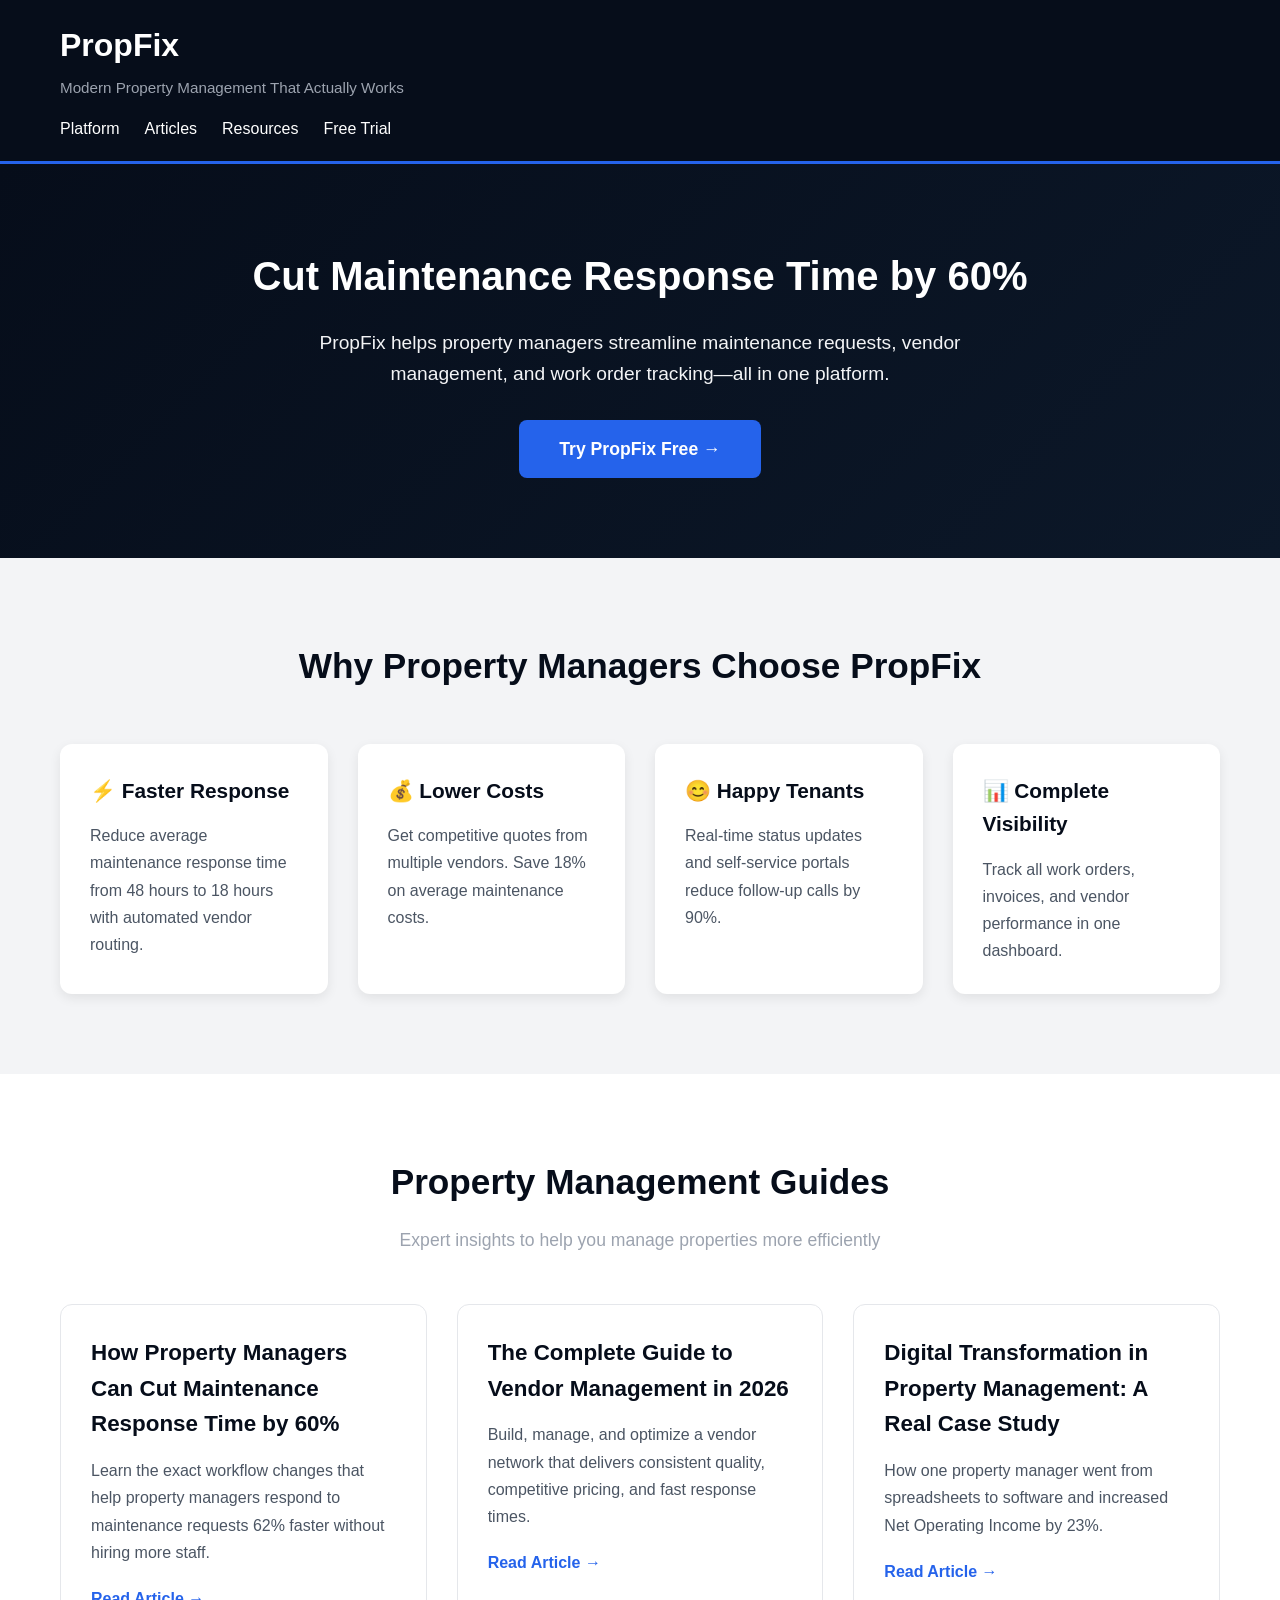
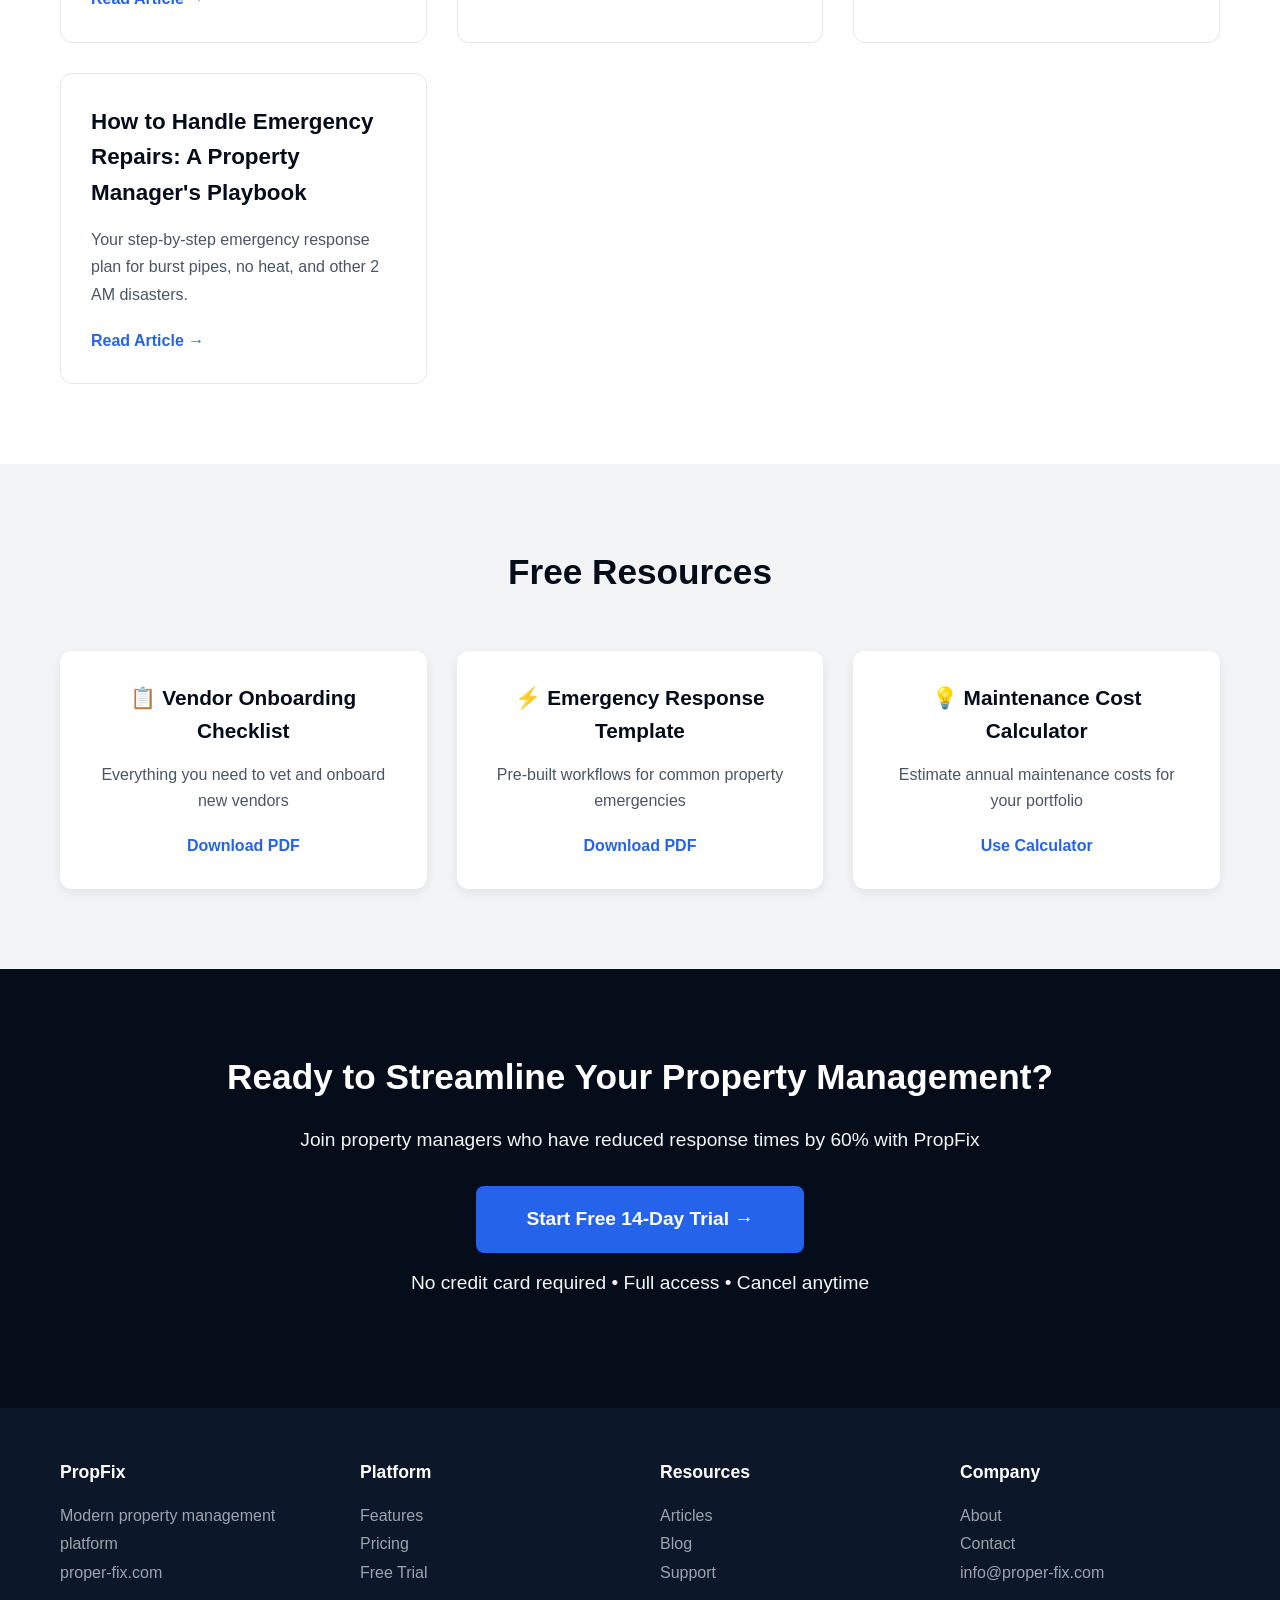
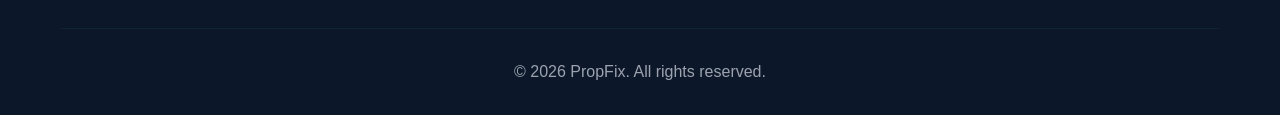
<file: index.html>
<!DOCTYPE html>
<html lang="en">
<head>
    <meta charset="UTF-8">
    <meta name="viewport" content="width=device-width, initial-scale=1.0">
    <meta name="description" content="PropFix - Modern property management platform. Streamline maintenance requests, vendor management, and work orders. Reduce response time by 60%.">
    <meta name="keywords" content="property management, maintenance management, vendor management, work orders, PropFix, real estate software">
    <title>PropFix - Property Management Platform | Resources & Guides</title>
    <link rel="stylesheet" href="css/style.css">
</head>
<body>
    <header>
        <div class="container">
            <h1>PropFix</h1>
            <p class="tagline">Modern Property Management That Actually Works</p>
            <nav>
                <a href="https://proper-fix.com">Platform</a>
                <a href="#articles">Articles</a>
                <a href="#resources">Resources</a>
                <a href="https://proper-fix.com/trial">Free Trial</a>
            </nav>
        </div>
    </header>

    <section class="hero">
        <div class="container">
            <h2>Cut Maintenance Response Time by 60%</h2>
            <p>PropFix helps property managers streamline maintenance requests, vendor management, and work order tracking—all in one platform.</p>
            <a href="https://proper-fix.com" class="cta-button">Try PropFix Free →</a>
        </div>
    </section>

    <section id="features" class="features">
        <div class="container">
            <h2>Why Property Managers Choose PropFix</h2>
            <div class="feature-grid">
                <div class="feature">
                    <h3>⚡ Faster Response</h3>
                    <p>Reduce average maintenance response time from 48 hours to 18 hours with automated vendor routing.</p>
                </div>
                <div class="feature">
                    <h3>💰 Lower Costs</h3>
                    <p>Get competitive quotes from multiple vendors. Save 18% on average maintenance costs.</p>
                </div>
                <div class="feature">
                    <h3>😊 Happy Tenants</h3>
                    <p>Real-time status updates and self-service portals reduce follow-up calls by 90%.</p>
                </div>
                <div class="feature">
                    <h3>📊 Complete Visibility</h3>
                    <p>Track all work orders, invoices, and vendor performance in one dashboard.</p>
                </div>
            </div>
        </div>
    </section>

    <section id="articles" class="articles">
        <div class="container">
            <h2>Property Management Guides</h2>
            <p class="section-intro">Expert insights to help you manage properties more efficiently</p>
            
            <div class="article-grid">
                <article class="article-card">
                    <h3><a href="articles/response-time.html">How Property Managers Can Cut Maintenance Response Time by 60%</a></h3>
                    <p>Learn the exact workflow changes that help property managers respond to maintenance requests 62% faster without hiring more staff.</p>
                    <a href="articles/response-time.html" class="read-more">Read Article →</a>
                </article>

                <article class="article-card">
                    <h3><a href="articles/vendor-management.html">The Complete Guide to Vendor Management in 2026</a></h3>
                    <p>Build, manage, and optimize a vendor network that delivers consistent quality, competitive pricing, and fast response times.</p>
                    <a href="articles/vendor-management.html" class="read-more">Read Article →</a>
                </article>

                <article class="article-card">
                    <h3><a href="articles/digital-transformation.html">Digital Transformation in Property Management: A Real Case Study</a></h3>
                    <p>How one property manager went from spreadsheets to software and increased Net Operating Income by 23%.</p>
                    <a href="articles/digital-transformation.html" class="read-more">Read Article →</a>
                </article>

                <article class="article-card">
                    <h3><a href="articles/emergency-repairs.html">How to Handle Emergency Repairs: A Property Manager's Playbook</a></h3>
                    <p>Your step-by-step emergency response plan for burst pipes, no heat, and other 2 AM disasters.</p>
                    <a href="articles/emergency-repairs.html" class="read-more">Read Article →</a>
                </article>
            </div>
        </div>
    </section>

    <section id="resources" class="resources">
        <div class="container">
            <h2>Free Resources</h2>
            <div class="resource-grid">
                <div class="resource">
                    <h3>📋 Vendor Onboarding Checklist</h3>
                    <p>Everything you need to vet and onboard new vendors</p>
                    <a href="https://proper-fix.com/resources/vendor-checklist">Download PDF</a>
                </div>
                <div class="resource">
                    <h3>⚡ Emergency Response Template</h3>
                    <p>Pre-built workflows for common property emergencies</p>
                    <a href="https://proper-fix.com/resources/emergency-template">Download PDF</a>
                </div>
                <div class="resource">
                    <h3>💡 Maintenance Cost Calculator</h3>
                    <p>Estimate annual maintenance costs for your portfolio</p>
                    <a href="https://proper-fix.com/tools/cost-calculator">Use Calculator</a>
                </div>
            </div>
        </div>
    </section>

    <section class="cta-section">
        <div class="container">
            <h2>Ready to Streamline Your Property Management?</h2>
            <p>Join property managers who have reduced response times by 60% with PropFix</p>
            <a href="https://proper-fix.com/trial" class="cta-button-large">Start Free 14-Day Trial →</a>
            <p class="cta-note">No credit card required • Full access • Cancel anytime</p>
        </div>
    </section>

    <footer>
        <div class="container">
            <div class="footer-content">
                <div class="footer-section">
                    <h4>PropFix</h4>
                    <p>Modern property management platform</p>
                    <p><a href="https://proper-fix.com">proper-fix.com</a></p>
                </div>
                <div class="footer-section">
                    <h4>Platform</h4>
                    <ul>
                        <li><a href="https://proper-fix.com/features">Features</a></li>
                        <li><a href="https://proper-fix.com/pricing">Pricing</a></li>
                        <li><a href="https://proper-fix.com/trial">Free Trial</a></li>
                    </ul>
                </div>
                <div class="footer-section">
                    <h4>Resources</h4>
                    <ul>
                        <li><a href="#articles">Articles</a></li>
                        <li><a href="https://proper-fix.com/blog">Blog</a></li>
                        <li><a href="https://proper-fix.com/support">Support</a></li>
                    </ul>
                </div>
                <div class="footer-section">
                    <h4>Company</h4>
                    <ul>
                        <li><a href="https://proper-fix.com/about">About</a></li>
                        <li><a href="https://proper-fix.com/contact">Contact</a></li>
                        <li><a href="mailto:info@proper-fix.com">info@proper-fix.com</a></li>
                    </ul>
                </div>
            </div>
            <div class="footer-bottom">
                <p>&copy; 2026 PropFix. All rights reserved.</p>
            </div>
        </div>
    </footer>
</body>
</html>
</file>
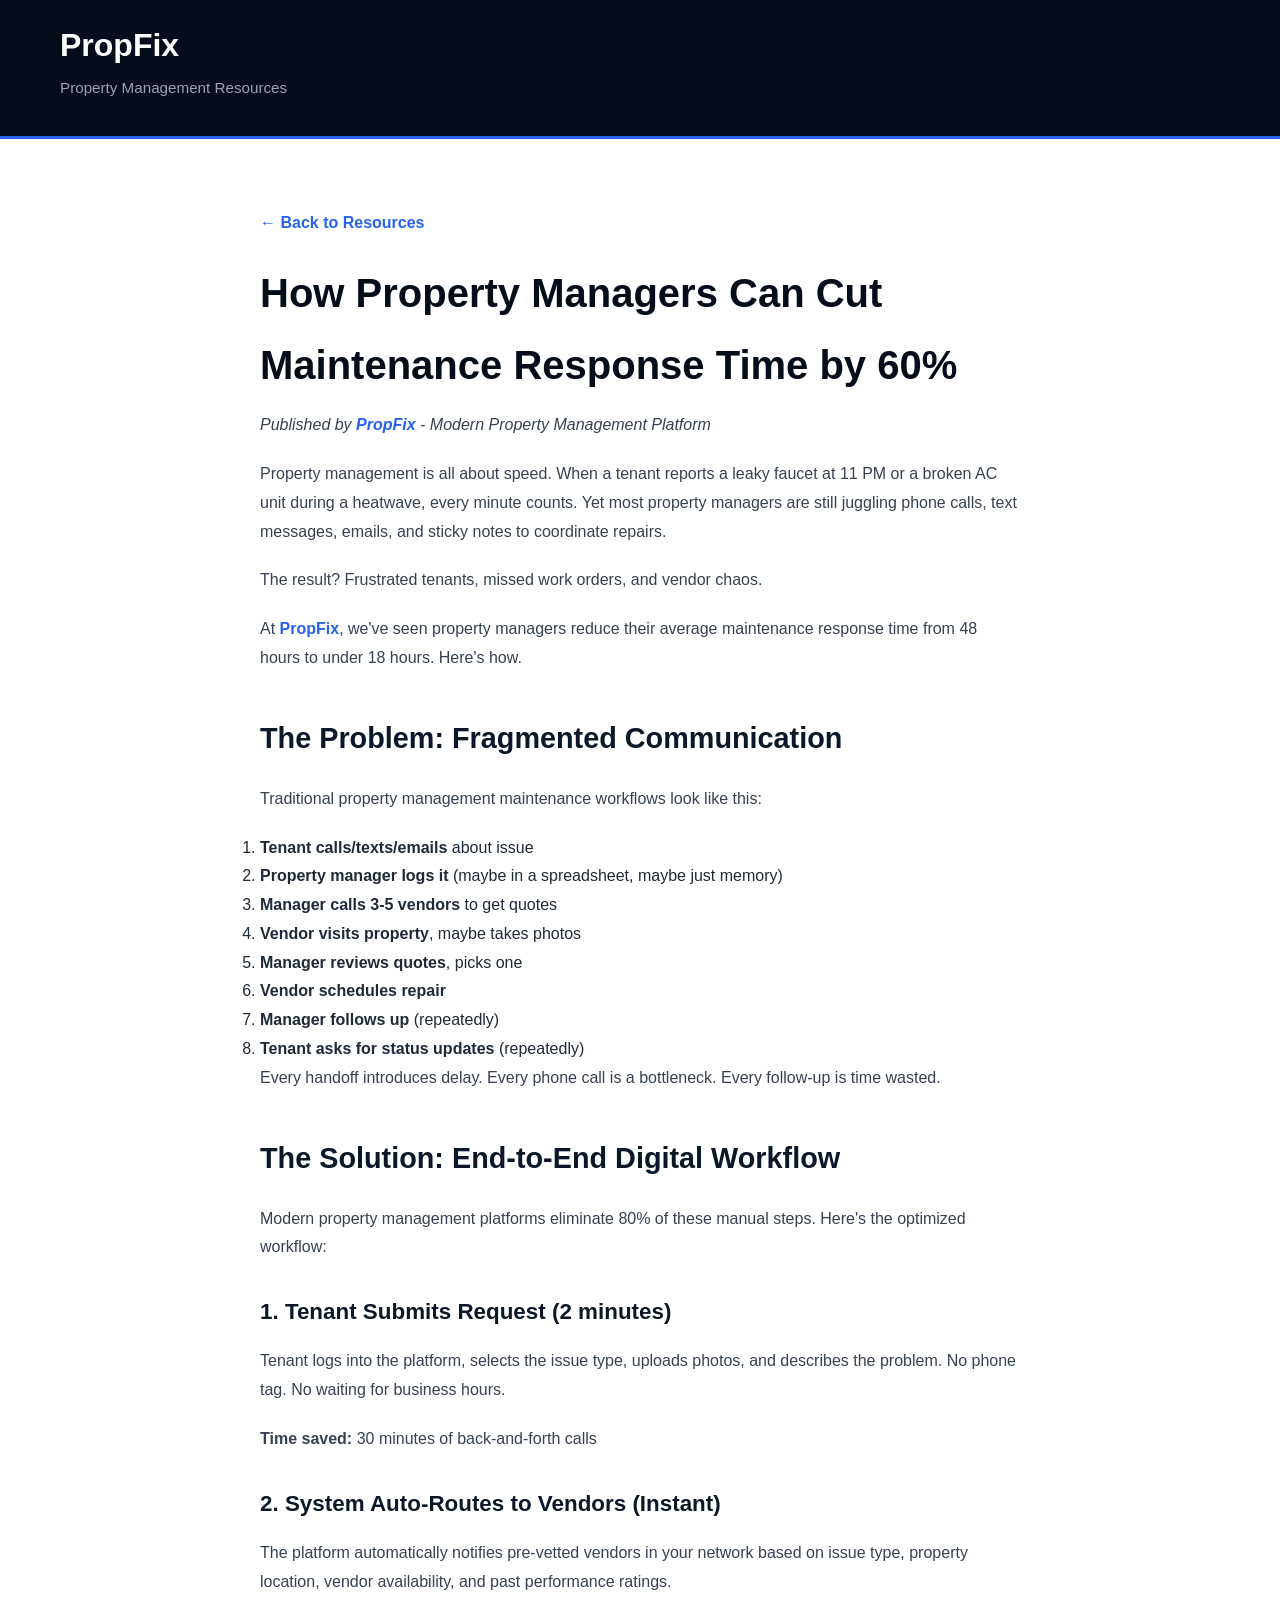
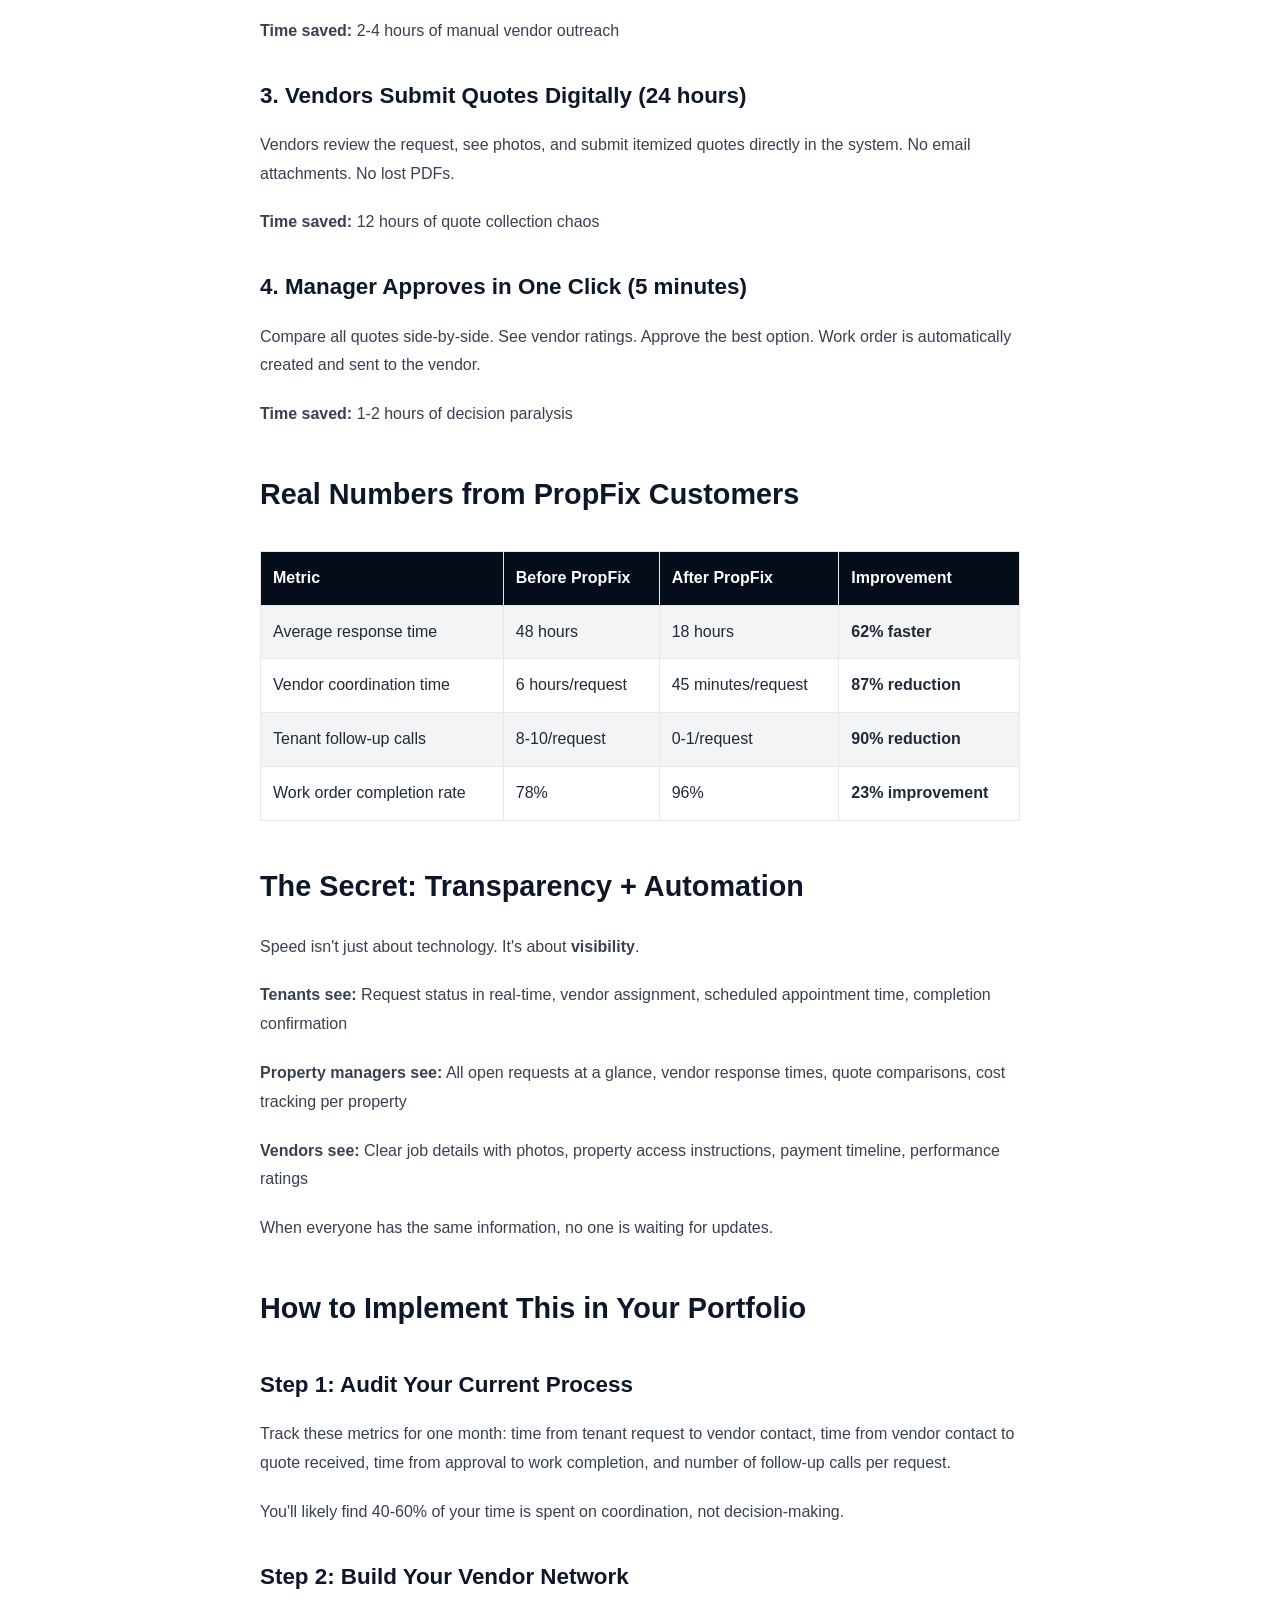
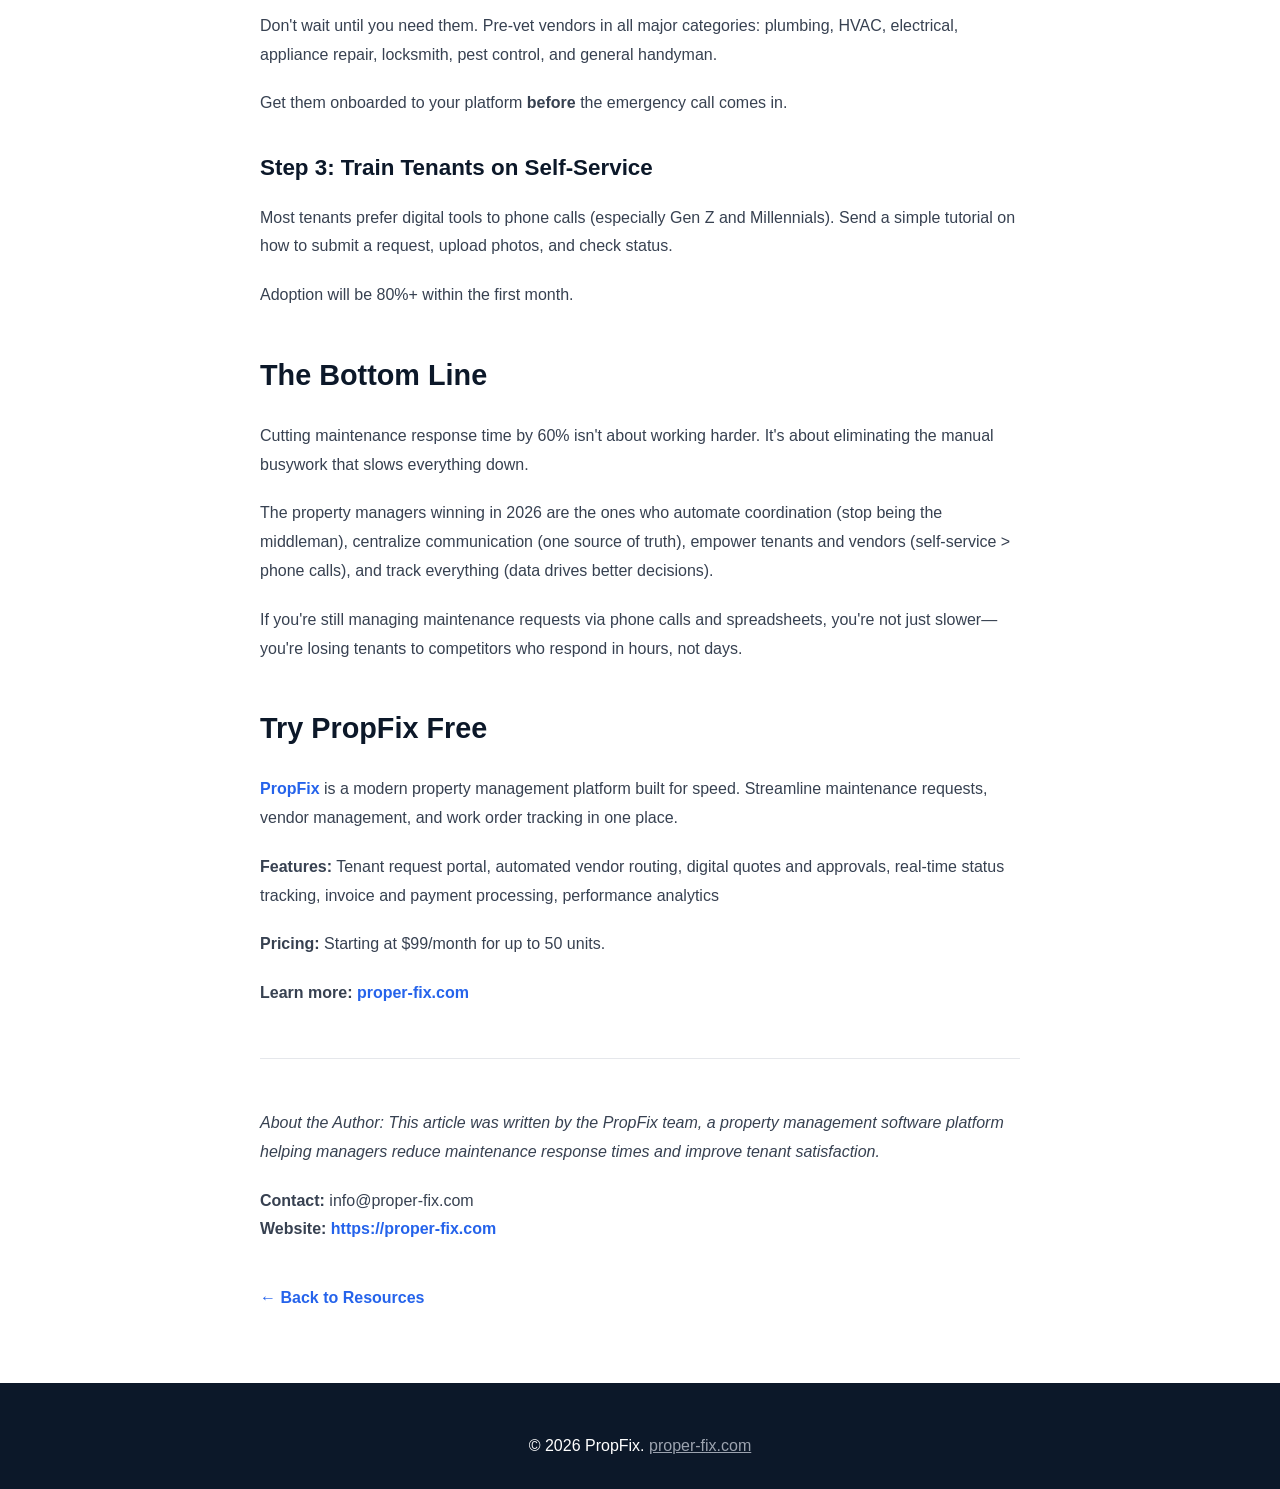
<file: articles/response-time.html>
<!DOCTYPE html>
<html lang="en">
<head>
    <meta charset="UTF-8">
    <meta name="viewport" content="width=device-width, initial-scale=1.0">
    <meta name="description" content="Learn how property managers can reduce maintenance response time from 48 hours to 18 hours with digital workflows and automation.">
    <title>How Property Managers Can Cut Maintenance Response Time by 60% | PropFix</title>
    <link rel="stylesheet" href="../css/style.css">
    <style>
        article.content {
            max-width: 800px;
            margin: 50px auto;
            padding: 0 20px;
            line-height: 1.8;
        }
        article.content h1 {
            font-size: 2.5rem;
            margin-bottom: 10px;
            color: var(--navy-dark);
        }
        article.content h2 {
            font-size: 1.8rem;
            margin: 40px 0 20px;
            color: var(--navy-mid);
        }
        article.content h3 {
            font-size: 1.4rem;
            margin: 30px 0 15px;
            color: var(--navy-mid);
        }
        article.content p {
            margin-bottom: 20px;
            color: #374151;
        }
        article.content a {
            color: var(--blue-accent);
            text-decoration: none;
            font-weight: 600;
        }
        article.content a:hover {
            text-decoration: underline;
        }
        article.content table {
            width: 100%;
            border-collapse: collapse;
            margin: 30px 0;
        }
        article.content th, article.content td {
            padding: 12px;
            text-align: left;
            border: 1px solid #e5e7eb;
        }
        article.content th {
            background: var(--navy-dark);
            color: white;
            font-weight: 600;
        }
        article.content tr:nth-child(even) {
            background: var(--gray-light);
        }
        .back-link {
            display: inline-block;
            margin: 20px 0;
            color: var(--blue-accent);
            text-decoration: none;
        }
        .back-link:hover {
            text-decoration: underline;
        }
    </style>
</head>
<body>
    <header>
        <div class="container">
            <h1><a href="../index.html" style="color:white;text-decoration:none;">PropFix</a></h1>
            <p class="tagline">Property Management Resources</p>
        </div>
    </header>

    <article class="content">
        <a href="../index.html" class="back-link">← Back to Resources</a>
        
        <h1>How Property Managers Can Cut Maintenance Response Time by 60%</h1>
        <p><em>Published by <a href="https://proper-fix.com">PropFix</a> - Modern Property Management Platform</em></p>

        <p>Property management is all about speed. When a tenant reports a leaky faucet at 11 PM or a broken AC unit during a heatwave, every minute counts. Yet most property managers are still juggling phone calls, text messages, emails, and sticky notes to coordinate repairs.</p>

        <p>The result? Frustrated tenants, missed work orders, and vendor chaos.</p>

        <p>At <strong><a href="https://proper-fix.com">PropFix</a></strong>, we've seen property managers reduce their average maintenance response time from 48 hours to under 18 hours. Here's how.</p>

        <h2>The Problem: Fragmented Communication</h2>

        <p>Traditional property management maintenance workflows look like this:</p>

        <ol>
            <li><strong>Tenant calls/texts/emails</strong> about issue</li>
            <li><strong>Property manager logs it</strong> (maybe in a spreadsheet, maybe just memory)</li>
            <li><strong>Manager calls 3-5 vendors</strong> to get quotes</li>
            <li><strong>Vendor visits property</strong>, maybe takes photos</li>
            <li><strong>Manager reviews quotes</strong>, picks one</li>
            <li><strong>Vendor schedules repair</strong></li>
            <li><strong>Manager follows up</strong> (repeatedly)</li>
            <li><strong>Tenant asks for status updates</strong> (repeatedly)</li>
        </ol>

        <p>Every handoff introduces delay. Every phone call is a bottleneck. Every follow-up is time wasted.</p>

        <h2>The Solution: End-to-End Digital Workflow</h2>

        <p>Modern property management platforms eliminate 80% of these manual steps. Here's the optimized workflow:</p>

        <h3>1. Tenant Submits Request (2 minutes)</h3>
        <p>Tenant logs into the platform, selects the issue type, uploads photos, and describes the problem. No phone tag. No waiting for business hours.</p>
        <p><strong>Time saved:</strong> 30 minutes of back-and-forth calls</p>

        <h3>2. System Auto-Routes to Vendors (Instant)</h3>
        <p>The platform automatically notifies pre-vetted vendors in your network based on issue type, property location, vendor availability, and past performance ratings.</p>
        <p><strong>Time saved:</strong> 2-4 hours of manual vendor outreach</p>

        <h3>3. Vendors Submit Quotes Digitally (24 hours)</h3>
        <p>Vendors review the request, see photos, and submit itemized quotes directly in the system. No email attachments. No lost PDFs.</p>
        <p><strong>Time saved:</strong> 12 hours of quote collection chaos</p>

        <h3>4. Manager Approves in One Click (5 minutes)</h3>
        <p>Compare all quotes side-by-side. See vendor ratings. Approve the best option. Work order is automatically created and sent to the vendor.</p>
        <p><strong>Time saved:</strong> 1-2 hours of decision paralysis</p>

        <h2>Real Numbers from PropFix Customers</h2>

        <table>
            <tr>
                <th>Metric</th>
                <th>Before PropFix</th>
                <th>After PropFix</th>
                <th>Improvement</th>
            </tr>
            <tr>
                <td>Average response time</td>
                <td>48 hours</td>
                <td>18 hours</td>
                <td><strong>62% faster</strong></td>
            </tr>
            <tr>
                <td>Vendor coordination time</td>
                <td>6 hours/request</td>
                <td>45 minutes/request</td>
                <td><strong>87% reduction</strong></td>
            </tr>
            <tr>
                <td>Tenant follow-up calls</td>
                <td>8-10/request</td>
                <td>0-1/request</td>
                <td><strong>90% reduction</strong></td>
            </tr>
            <tr>
                <td>Work order completion rate</td>
                <td>78%</td>
                <td>96%</td>
                <td><strong>23% improvement</strong></td>
            </tr>
        </table>

        <h2>The Secret: Transparency + Automation</h2>

        <p>Speed isn't just about technology. It's about <strong>visibility</strong>.</p>

        <p><strong>Tenants see:</strong> Request status in real-time, vendor assignment, scheduled appointment time, completion confirmation</p>

        <p><strong>Property managers see:</strong> All open requests at a glance, vendor response times, quote comparisons, cost tracking per property</p>

        <p><strong>Vendors see:</strong> Clear job details with photos, property access instructions, payment timeline, performance ratings</p>

        <p>When everyone has the same information, no one is waiting for updates.</p>

        <h2>How to Implement This in Your Portfolio</h2>

        <h3>Step 1: Audit Your Current Process</h3>
        <p>Track these metrics for one month: time from tenant request to vendor contact, time from vendor contact to quote received, time from approval to work completion, and number of follow-up calls per request.</p>

        <p>You'll likely find 40-60% of your time is spent on coordination, not decision-making.</p>

        <h3>Step 2: Build Your Vendor Network</h3>
        <p>Don't wait until you need them. Pre-vet vendors in all major categories: plumbing, HVAC, electrical, appliance repair, locksmith, pest control, and general handyman.</p>

        <p>Get them onboarded to your platform <strong>before</strong> the emergency call comes in.</p>

        <h3>Step 3: Train Tenants on Self-Service</h3>
        <p>Most tenants prefer digital tools to phone calls (especially Gen Z and Millennials). Send a simple tutorial on how to submit a request, upload photos, and check status.</p>

        <p>Adoption will be 80%+ within the first month.</p>

        <h2>The Bottom Line</h2>

        <p>Cutting maintenance response time by 60% isn't about working harder. It's about eliminating the manual busywork that slows everything down.</p>

        <p>The property managers winning in 2026 are the ones who automate coordination (stop being the middleman), centralize communication (one source of truth), empower tenants and vendors (self-service > phone calls), and track everything (data drives better decisions).</p>

        <p>If you're still managing maintenance requests via phone calls and spreadsheets, you're not just slower—you're losing tenants to competitors who respond in hours, not days.</p>

        <h2>Try PropFix Free</h2>

        <p><strong><a href="https://proper-fix.com">PropFix</a></strong> is a modern property management platform built for speed. Streamline maintenance requests, vendor management, and work order tracking in one place.</p>

        <p><strong>Features:</strong> Tenant request portal, automated vendor routing, digital quotes and approvals, real-time status tracking, invoice and payment processing, performance analytics</p>

        <p><strong>Pricing:</strong> Starting at $99/month for up to 50 units.</p>

        <p><strong>Learn more:</strong> <a href="https://proper-fix.com">proper-fix.com</a></p>

        <hr style="margin: 50px 0; border: none; border-top: 1px solid #e5e7eb;">

        <p><em>About the Author: This article was written by the PropFix team, a property management software platform helping managers reduce maintenance response times and improve tenant satisfaction.</em></p>

        <p><strong>Contact:</strong> info@proper-fix.com<br>
        <strong>Website:</strong> <a href="https://proper-fix.com">https://proper-fix.com</a></p>

        <a href="../index.html" class="back-link">← Back to Resources</a>
    </article>

    <footer>
        <div class="container">
            <p style="text-align:center;">© 2026 PropFix. <a href="https://proper-fix.com" style="color:#9ca3af;">proper-fix.com</a></p>
        </div>
    </footer>
</body>
</html>
</file>
<file: css/style.css>
/* PropFix GitHub Pages Stylesheet */

* {
    margin: 0;
    padding: 0;
    box-sizing: border-box;
}

:root {
    --navy-dark: #060d1a;
    --navy-mid: #0c1829;
    --navy-light: #112236;
    --blue-accent: #2563eb;
    --white: #ffffff;
    --gray-light: #f3f4f6;
    --gray-mid: #9ca3af;
}

body {
    font-family: 'DM Sans', -apple-system, BlinkMacSystemFont, 'Segoe UI', Roboto, sans-serif;
    line-height: 1.6;
    color: #1f2937;
    background: var(--white);
}

.container {
    max-width: 1200px;
    margin: 0 auto;
    padding: 0 20px;
}

/* Header */
header {
    background: var(--navy-dark);
    color: var(--white);
    padding: 20px 0;
    border-bottom: 3px solid var(--blue-accent);
}

header h1 {
    font-size: 2rem;
    font-weight: 700;
    margin-bottom: 5px;
}

header .tagline {
    font-size: 0.95rem;
    color: var(--gray-mid);
    margin-bottom: 15px;
}

nav {
    display: flex;
    gap: 25px;
}

nav a {
    color: var(--white);
    text-decoration: none;
    font-weight: 500;
    transition: color 0.3s;
}

nav a:hover {
    color: var(--blue-accent);
}

/* Hero Section */
.hero {
    background: linear-gradient(135deg, var(--navy-dark) 0%, var(--navy-mid) 100%);
    color: var(--white);
    padding: 80px 0;
    text-align: center;
}

.hero h2 {
    font-size: 2.5rem;
    margin-bottom: 20px;
    font-weight: 700;
}

.hero p {
    font-size: 1.2rem;
    margin-bottom: 30px;
    max-width: 700px;
    margin-left: auto;
    margin-right: auto;
    color: var(--gray-light);
}

.cta-button {
    display: inline-block;
    background: var(--blue-accent);
    color: var(--white);
    padding: 15px 40px;
    border-radius: 8px;
    text-decoration: none;
    font-weight: 600;
    font-size: 1.1rem;
    transition: transform 0.2s, box-shadow 0.2s;
}

.cta-button:hover {
    transform: translateY(-2px);
    box-shadow: 0 10px 25px rgba(37, 99, 235, 0.3);
}

/* Features */
.features {
    padding: 80px 0;
    background: var(--gray-light);
}

.features h2 {
    text-align: center;
    font-size: 2.2rem;
    margin-bottom: 50px;
    color: var(--navy-dark);
}

.feature-grid {
    display: grid;
    grid-template-columns: repeat(auto-fit, minmax(250px, 1fr));
    gap: 30px;
}

.feature {
    background: white;
    padding: 30px;
    border-radius: 12px;
    box-shadow: 0 4px 12px rgba(0,0,0,0.08);
}

.feature h3 {
    font-size: 1.3rem;
    margin-bottom: 15px;
    color: var(--navy-dark);
}

.feature p {
    color: #4b5563;
    line-height: 1.7;
}

/* Articles Section */
.articles {
    padding: 80px 0;
}

.articles h2 {
    text-align: center;
    font-size: 2.2rem;
    margin-bottom: 15px;
    color: var(--navy-dark);
}

.section-intro {
    text-align: center;
    font-size: 1.1rem;
    color: var(--gray-mid);
    margin-bottom: 50px;
}

.article-grid {
    display: grid;
    grid-template-columns: repeat(auto-fit, minmax(300px, 1fr));
    gap: 30px;
}

.article-card {
    background: white;
    border: 1px solid #e5e7eb;
    border-radius: 12px;
    padding: 30px;
    transition: transform 0.2s, box-shadow 0.2s;
}

.article-card:hover {
    transform: translateY(-5px);
    box-shadow: 0 10px 25px rgba(0,0,0,0.1);
}

.article-card h3 {
    font-size: 1.4rem;
    margin-bottom: 15px;
}

.article-card h3 a {
    color: var(--navy-dark);
    text-decoration: none;
}

.article-card h3 a:hover {
    color: var(--blue-accent);
}

.article-card p {
    color: #4b5563;
    margin-bottom: 20px;
    line-height: 1.7;
}

.read-more {
    color: var(--blue-accent);
    text-decoration: none;
    font-weight: 600;
}

.read-more:hover {
    text-decoration: underline;
}

/* Resources */
.resources {
    padding: 80px 0;
    background: var(--gray-light);
}

.resources h2 {
    text-align: center;
    font-size: 2.2rem;
    margin-bottom: 50px;
    color: var(--navy-dark);
}

.resource-grid {
    display: grid;
    grid-template-columns: repeat(auto-fit, minmax(280px, 1fr));
    gap: 30px;
}

.resource {
    background: white;
    padding: 30px;
    border-radius: 12px;
    text-align: center;
    box-shadow: 0 4px 12px rgba(0,0,0,0.08);
}

.resource h3 {
    font-size: 1.3rem;
    margin-bottom: 15px;
    color: var(--navy-dark);
}

.resource p {
    color: #4b5563;
    margin-bottom: 20px;
}

.resource a {
    color: var(--blue-accent);
    text-decoration: none;
    font-weight: 600;
}

.resource a:hover {
    text-decoration: underline;
}

/* CTA Section */
.cta-section {
    background: var(--navy-dark);
    color: var(--white);
    padding: 80px 0;
    text-align: center;
}

.cta-section h2 {
    font-size: 2.2rem;
    margin-bottom: 20px;
}

.cta-section p {
    font-size: 1.2rem;
    margin-bottom: 30px;
    color: var(--gray-light);
}

.cta-button-large {
    display: inline-block;
    background: var(--blue-accent);
    color: var(--white);
    padding: 18px 50px;
    border-radius: 8px;
    text-decoration: none;
    font-weight: 700;
    font-size: 1.2rem;
    transition: transform 0.2s, box-shadow 0.2s;
}

.cta-button-large:hover {
    transform: translateY(-2px);
    box-shadow: 0 15px 35px rgba(37, 99, 235, 0.4);
}

.cta-note {
    margin-top: 15px;
    font-size: 0.95rem;
    color: var(--gray-mid);
}

/* Footer */
footer {
    background: var(--navy-mid);
    color: var(--white);
    padding: 50px 0 30px;
}

.footer-content {
    display: grid;
    grid-template-columns: repeat(auto-fit, minmax(200px, 1fr));
    gap: 40px;
    margin-bottom: 40px;
}

.footer-section h4 {
    font-size: 1.1rem;
    margin-bottom: 15px;
    color: var(--white);
}

.footer-section p,
.footer-section a {
    color: var(--gray-mid);
    text-decoration: none;
    line-height: 1.8;
}

.footer-section a:hover {
    color: var(--blue-accent);
}

.footer-section ul {
    list-style: none;
}

.footer-bottom {
    text-align: center;
    padding-top: 30px;
    border-top: 1px solid var(--navy-light);
    color: var(--gray-mid);
}

/* Responsive */
@media (max-width: 768px) {
    .hero h2 {
        font-size: 2rem;
    }
    
    .hero p {
        font-size: 1.1rem;
    }
    
    .features h2,
    .articles h2,
    .resources h2,
    .cta-section h2 {
        font-size: 1.8rem;
    }
    
    nav {
        flex-wrap: wrap;
        gap: 15px;
    }
}
</file>
